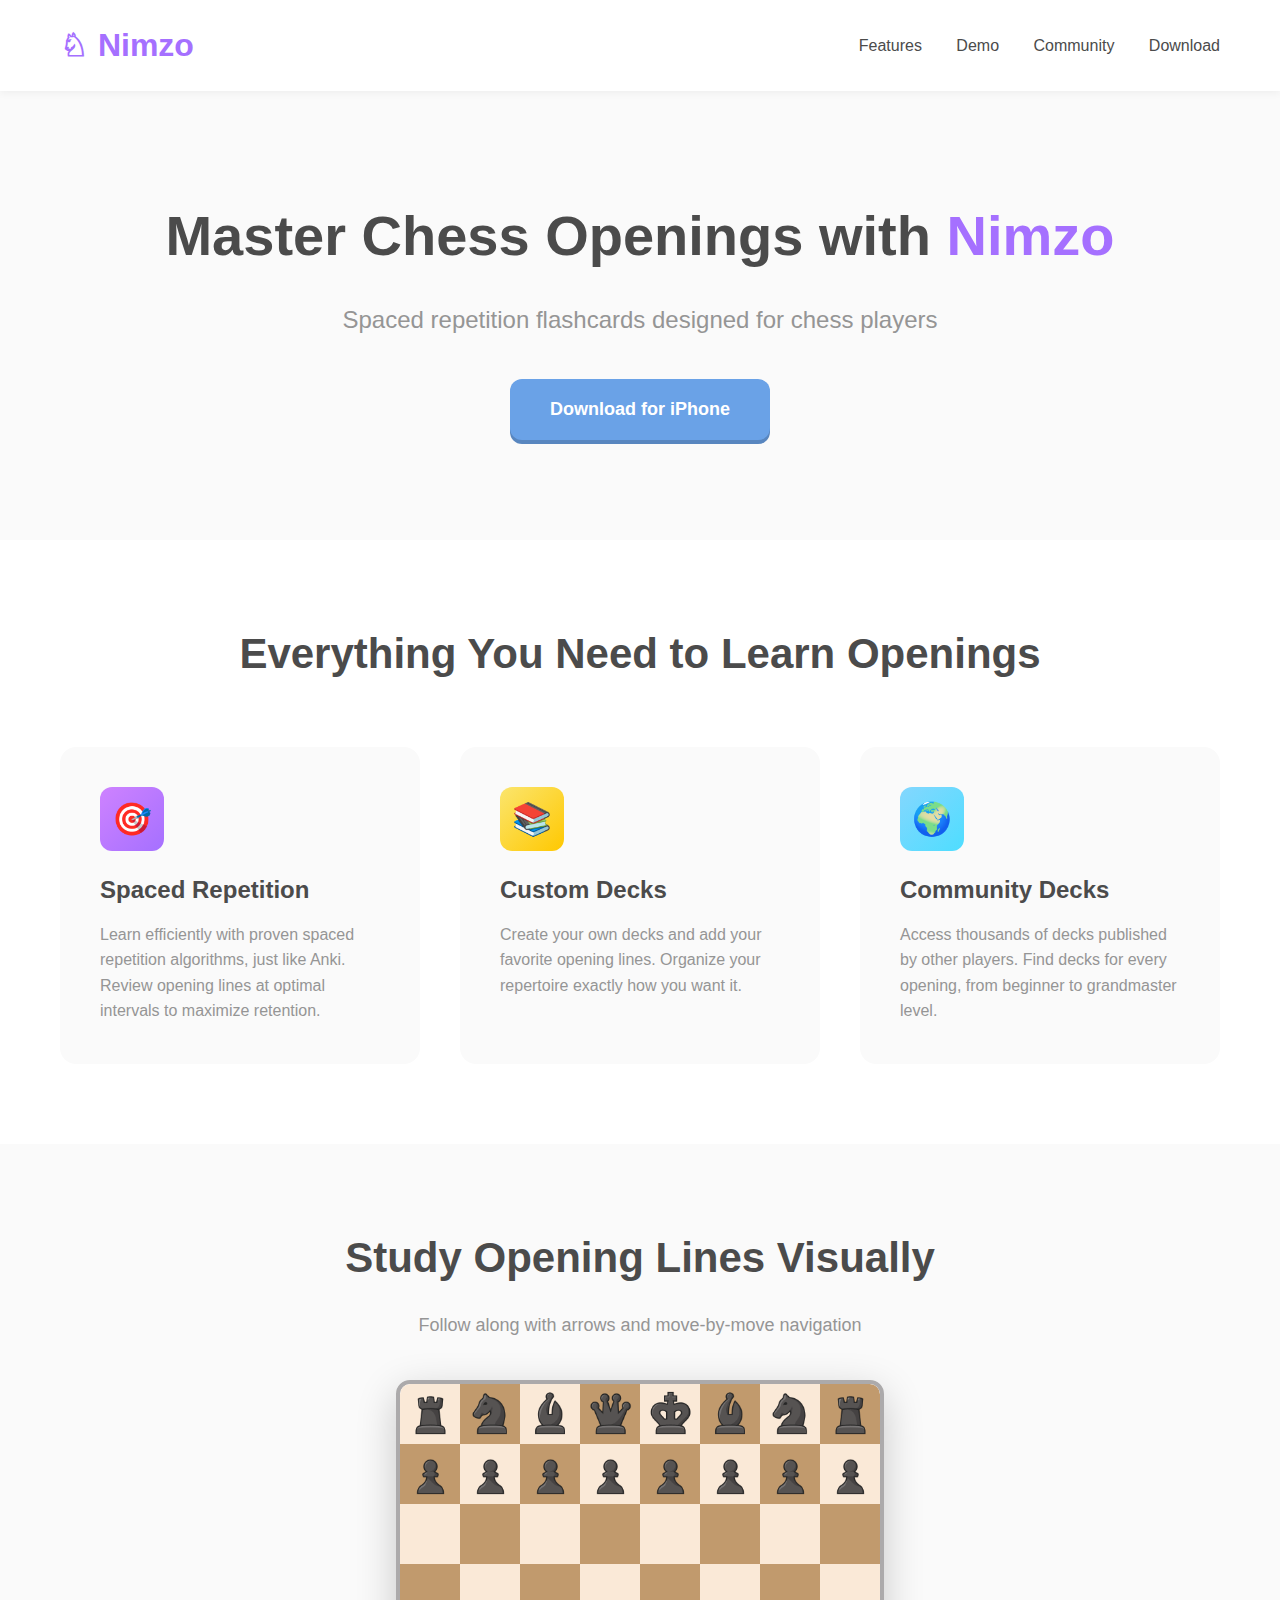
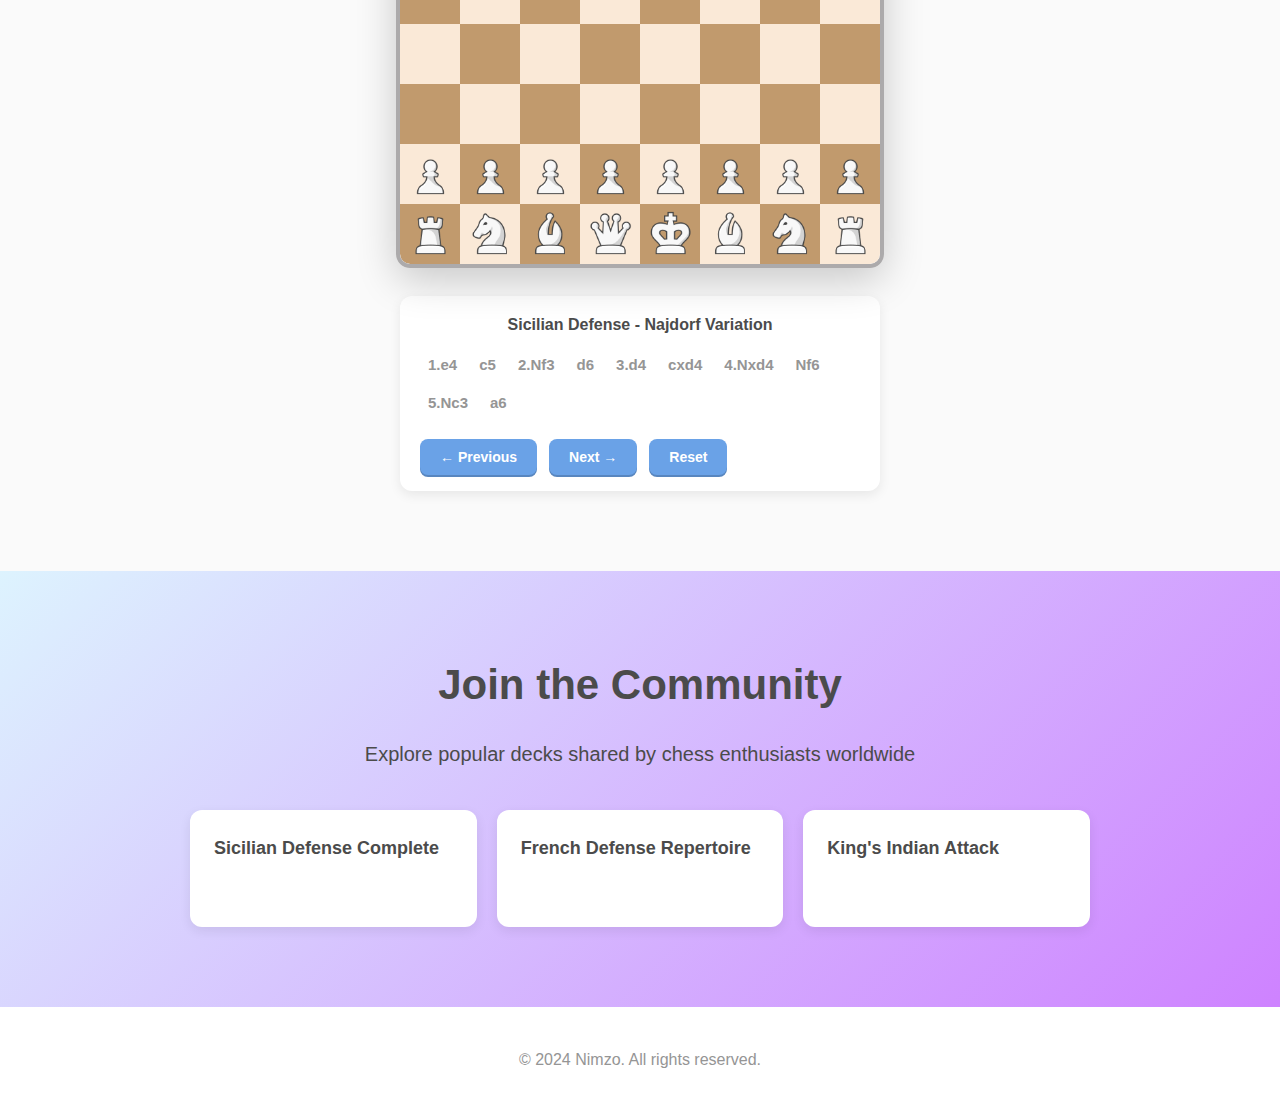
<file: html/index.html>
<!DOCTYPE html>
<html lang="en">
<head>
    <meta charset="UTF-8">
    <meta name="viewport" content="width=device-width, initial-scale=1.0">
    <title>Nimzo - Master Chess Openings</title>
    <style>
        :root {
            --background-color: hsl(0 0% 98%);
            --section-background-color: hsl(0 0% 100%);
            --dark-square-background-color: #c19a6d;
            --white-square-background-color: #fae9d7;
            --red: #ff4b4c;
            --dark-red: #cc3c3c;
            --super-light-red: #ffc8c9;
            --yellow: #ffc801;
            --light-yellow: #fbe56d;
            --brown: #aa572b;
            --light-brown: #cd7800;
            --super-light-blue: #ddf3fe;
            --blue: #84d7fe;
            --lila: #a570ff;
            --dark-lila: #995fff;
            --light-lila: #ae7cff;
            --super-light-lila: #ce82ff;
            --cyan: #4eddff;
            --drak-cyan: #37b7ff;
            --light-grey: #e5e5e5;
            --grey: #d2d2d2;
            --dark-grey: #acaaab;
            --super-dark-grey: #959595;
            --orange: #ff9500;
            --dark-orange: #c25800;
            --light-orange: #feb100;
            --headline-text-color: #4b4b4b;
            --button-blue: hsl(213, 72.28%, 66.09%);
            --button-shadow-blue: hsl(213, 44.8%, 54.71%);
            --green: hsl(130, 54.55%, 56%);
            --darkGreen: hsl(130, 42.86%, 45.5%);
            --lightGreen: hsl(130, 72.97%, 63%);
        }

        * {
            margin: 0;
            padding: 0;
            box-sizing: border-box;
        }

        body {
            font-family: -apple-system, BlinkMacSystemFont, 'Segoe UI', Roboto, Oxygen, Ubuntu, Cantarell, sans-serif;
            background-color: var(--background-color);
            color: var(--headline-text-color);
            line-height: 1.6;
        }

        .container {
            max-width: 1200px;
            margin: 0 auto;
            padding: 0 20px;
        }

        header {
            background-color: var(--section-background-color);
            padding: 20px 0;
            box-shadow: 0 2px 8px rgba(0, 0, 0, 0.05);
        }

        nav {
            display: flex;
            justify-content: space-between;
            align-items: center;
        }

        .logo {
            font-size: 32px;
            font-weight: bold;
            color: var(--lila);
        }

        .nav-links a {
            margin-left: 30px;
            text-decoration: none;
            color: var(--headline-text-color);
            font-weight: 500;
            transition: color 0.3s;
        }

        .nav-links a:hover {
            color: var(--lila);
        }

        .hero {
            padding: 100px 0;
            text-align: center;
        }

        .hero h1 {
            font-size: 56px;
            font-weight: 800;
            margin-bottom: 20px;
            color: var(--headline-text-color);
        }

        .hero .highlight {
            color: var(--lila);
        }

        .hero p {
            font-size: 24px;
            color: var(--super-dark-grey);
            margin-bottom: 40px;
        }

        .cta-button {
            display: inline-block;
            padding: 16px 40px;
            background: var(--button-blue);
            color: white;
            text-decoration: none;
            border-radius: 12px;
            font-size: 18px;
            font-weight: 600;
            box-shadow: 0 4px 0 var(--button-shadow-blue);
            transition: transform 0.2s, box-shadow 0.2s;
        }

        .cta-button:hover {
            transform: translateY(-2px);
            box-shadow: 0 6px 0 var(--button-shadow-blue);
        }

        .cta-button:active {
            transform: translateY(2px);
            box-shadow: 0 2px 0 var(--button-shadow-blue);
        }

        .features {
            padding: 80px 0;
            background-color: var(--section-background-color);
        }

        .features h2 {
            text-align: center;
            font-size: 42px;
            margin-bottom: 60px;
            color: var(--headline-text-color);
        }

        .feature-grid {
            display: grid;
            grid-template-columns: repeat(auto-fit, minmax(300px, 1fr));
            gap: 40px;
        }

        .feature-card {
            background: var(--background-color);
            padding: 40px;
            border-radius: 16px;
            transition: transform 0.3s, box-shadow 0.3s;
        }

        .feature-card:hover {
            transform: translateY(-8px);
            box-shadow: 0 12px 24px rgba(0, 0, 0, 0.1);
        }

        .feature-icon {
            width: 64px;
            height: 64px;
            border-radius: 12px;
            display: flex;
            align-items: center;
            justify-content: center;
            font-size: 32px;
            margin-bottom: 20px;
        }

        .feature-card:nth-child(1) .feature-icon {
            background: linear-gradient(135deg, var(--super-light-lila), var(--lila));
        }

        .feature-card:nth-child(2) .feature-icon {
            background: linear-gradient(135deg, var(--light-yellow), var(--yellow));
        }

        .feature-card:nth-child(3) .feature-icon {
            background: linear-gradient(135deg, var(--blue), var(--cyan));
        }

        .feature-card h3 {
            font-size: 24px;
            margin-bottom: 12px;
            color: var(--headline-text-color);
        }

        .feature-card p {
            color: var(--super-dark-grey);
            font-size: 16px;
        }

        .chessboard-demo {
            padding: 80px 0;
            text-align: center;
        }

        .chessboard-demo h2 {
            font-size: 42px;
            margin-bottom: 20px;
            color: var(--headline-text-color);
        }

        .chessboard-demo p {
            font-size: 18px;
            color: var(--super-dark-grey);
            margin-bottom: 40px;
        }

        .demo-container {
            display: flex;
            flex-direction: column;
            align-items: center;
            gap: 20px;
        }

        .board-wrapper {
            position: relative;
        }

        .board-container {
            display: inline-block;
            border: 4px solid var(--dark-grey);
            border-radius: 14px;
            overflow: hidden;
            box-shadow: 0 12px 40px rgba(0, 0, 0, 0.2);
            position: relative;
        }

        .chessboard {
            display: grid;
            grid-template-columns: repeat(8, 60px);
            grid-template-rows: repeat(8, 60px);
            position: relative;
        }

        .square {
            width: 60px;
            height: 60px;
            display: flex;
            align-items: center;
            justify-content: center;
            position: relative;
            transition: background-color 0.3s;
        }

        .piece-img {
            width: 85%;
            height: 85%;
            position: absolute;
            pointer-events: none;
            transition: transform 0.2s ease-out;
            z-index: 10;
        }

        .piece-img.animating {
            transition: transform 0.2s ease-out;
        }

        .square.light {
            background-color: var(--white-square-background-color);
        }

        .square.dark {
            background-color: var(--dark-square-background-color);
        }

        .square.light.last-move {
            background-color: #f0d89e;
        }

        .square.dark.last-move {
            background-color: #b5925e;
        }

        .square.row-1.col-0 {
            border-top-left-radius: 10px;
        }

        .square.row-1.col-7 {
            border-top-right-radius: 10px;
        }

        .square.row-8.col-0 {
            border-bottom-left-radius: 10px;
        }

        .square.row-8.col-7 {
            border-bottom-right-radius: 10px;
        }

        .arrow-layer {
            position: absolute;
            top: 0;
            left: 0;
            width: 100%;
            height: 100%;
            pointer-events: none;
            z-index: 100;
        }

        .move-log {
            background: var(--section-background-color);
            padding: 16px 20px;
            border-radius: 12px;
            box-shadow: 0 4px 12px rgba(0, 0, 0, 0.08);
            max-width: 480px;
            width: 100%;
        }

        .move-log-title {
            font-size: 16px;
            font-weight: 600;
            color: var(--headline-text-color);
            margin-bottom: 12px;
        }

        .moves-container {
            display: flex;
            flex-wrap: wrap;
            gap: 6px;
        }

        .move-item {
            padding: 4px 8px;
            cursor: pointer;
            border-radius: 6px;
            font-weight: 600;
            font-size: 15px;
            transition: background-color 0.2s;
        }

        .move-item:hover {
            background-color: var(--light-grey);
        }

        .move-item.active {
            color: #000;
        }

        .move-item.inactive {
            color: var(--super-dark-grey);
        }

        .controls {
            display: flex;
            gap: 12px;
            margin-top: 20px;
        }

        .control-button {
            padding: 10px 20px;
            background: var(--button-blue);
            color: white;
            border: none;
            border-radius: 8px;
            font-size: 14px;
            font-weight: 600;
            cursor: pointer;
            box-shadow: 0 2px 0 var(--button-shadow-blue);
            transition: transform 0.1s, box-shadow 0.1s;
        }

        .control-button:hover {
            transform: translateY(-1px);
            box-shadow: 0 3px 0 var(--button-shadow-blue);
        }

        .control-button:active {
            transform: translateY(1px);
            box-shadow: 0 1px 0 var(--button-shadow-blue);
        }

        .community {
            padding: 80px 0;
            background: linear-gradient(135deg, var(--super-light-blue), var(--super-light-lila));
        }

        .community h2 {
            text-align: center;
            font-size: 42px;
            margin-bottom: 20px;
            color: var(--headline-text-color);
        }

        .community p {
            text-align: center;
            font-size: 20px;
            color: var(--headline-text-color);
            margin-bottom: 40px;
        }

        .deck-examples {
            display: grid;
            grid-template-columns: repeat(auto-fit, minmax(250px, 1fr));
            gap: 20px;
            max-width: 900px;
            margin: 0 auto;
        }

        .deck-card {
            background: var(--section-background-color);
            padding: 24px;
            border-radius: 12px;
            box-shadow: 0 4px 12px rgba(0, 0, 0, 0.08);
        }

        .deck-card h4 {
            font-size: 18px;
            margin-bottom: 8px;
            color: var(--headline-text-color);
        }

        .deck-card .stats {
            color: var(--super-dark-grey);
            font-size: 14px;
        }

        footer {
            background-color: var(--section-background-color);
            padding: 40px 0;
            text-align: center;
            color: var(--super-dark-grey);
        }

            @media (max-width: 768px) {
            .hero h1 {
                font-size: 36px;
            }

            .hero p {
                font-size: 18px;
            }

            .chessboard {
                grid-template-columns: repeat(8, 45px);
                grid-template-rows: repeat(8, 45px);
            }

            .square {
                width: 45px;
                height: 45px;
            }

            .nav-links {
                display: none;
            }

            .move-log {
                max-width: 360px;
            }
        }

        @media (max-width: 480px) {
            .chessboard {
                grid-template-columns: repeat(8, 38px);
                grid-template-rows: repeat(8, 38px);
            }

            .square {
                width: 38px;
                height: 38px;
            }
        }
    </style>
</head>
<body>
    <header>
        <nav class="container">
            <div class="logo">♘ Nimzo</div>
            <div class="nav-links">
                <a href="#features">Features</a>
                <a href="#demo">Demo</a>
                <a href="#community">Community</a>
                <a href="#download">Download</a>
            </div>
        </nav>
    </header>

    <section class="hero">
        <div class="container">
            <h1>Master Chess Openings with <span class="highlight">Nimzo</span></h1>
            <p>Spaced repetition flashcards designed for chess players</p>
            <a href="#download" class="cta-button">Download for iPhone</a>
        </div>
    </section>

    <section class="features" id="features">
        <div class="container">
            <h2>Everything You Need to Learn Openings</h2>
            <div class="feature-grid">
                <div class="feature-card">
                    <div class="feature-icon">🎯</div>
                    <h3>Spaced Repetition</h3>
                    <p>Learn efficiently with proven spaced repetition algorithms, just like Anki. Review opening lines at optimal intervals to maximize retention.</p>
                </div>
                <div class="feature-card">
                    <div class="feature-icon">📚</div>
                    <h3>Custom Decks</h3>
                    <p>Create your own decks and add your favorite opening lines. Organize your repertoire exactly how you want it.</p>
                </div>
                <div class="feature-card">
                    <div class="feature-icon">🌍</div>
                    <h3>Community Decks</h3>
                    <p>Access thousands of decks published by other players. Find decks for every opening, from beginner to grandmaster level.</p>
                </div>
            </div>
        </div>
    </section>

    <section class="chessboard-demo" id="demo">
        <div class="container">
            <h2>Study Opening Lines Visually</h2>
            <p>Follow along with arrows and move-by-move navigation</p>
            <div class="demo-container">
                <div class="board-wrapper">
                    <div class="board-container">
                        <div class="chessboard" id="board"></div>
                        <svg class="arrow-layer" id="arrow-layer"></svg>
                    </div>
                </div>
                <div class="move-log">
                    <div class="move-log-title">Sicilian Defense - Najdorf Variation</div>
                    <div class="moves-container" id="moves-container"></div>
                    <div class="controls">
                        <button class="control-button" id="prev-btn">← Previous</button>
                        <button class="control-button" id="next-btn">Next →</button>
                        <button class="control-button" id="reset-btn">Reset</button>
                    </div>
                </div>
            </div>
        </div>
    </section>

    <section class="community" id="community">
        <div class="container">
            <h2>Join the Community</h2>
            <p>Explore popular decks shared by chess enthusiasts worldwide</p>
            <div class="deck-examples">
                <div class="deck-card">
                    <h4>Sicilian Defense Complete</h4>
                    <p class="stats"></p>
                </div>
                <div class="deck-card">
                    <h4>French Defense Repertoire</h4>
                    <p class="stats"></p>
                </div>
                <div class="deck-card">
                    <h4>King's Indian Attack</h4>
                    <p class="stats"></p>
                </div>
            </div>
        </div>
    </section>

    <footer>
        <div class="container">
            <p>&copy; 2024 Nimzo. All rights reserved.</p>
        </div>
    </footer>

    <script>
        // Chess piece images (Wikipedia SVG pieces)
        const pieceImages = {
            'wK': './assets/wk.png',
            'wQ': './assets/wq.png',
            'wR': './assets/wr.png',
            'wB': './assets/wb.png',
            'wN': './assets/wn.png',
            'wP': './assets/wp.png',
            'bK': './assets/bk.png',
            'bQ': './assets/bq.png',
            'bR': './assets/br.png',
            'bB': './assets/bb.png',
            'bN': './assets/bn.png',
            'bP': './assets/bp.png'
        };

        // Starting position
        const startingPosition = [
            ['bR', 'bN', 'bB', 'bQ', 'bK', 'bB', 'bN', 'bR'],
            ['bP', 'bP', 'bP', 'bP', 'bP', 'bP', 'bP', 'bP'],
            ['', '', '', '', '', '', '', ''],
            ['', '', '', '', '', '', '', ''],
            ['', '', '', '', '', '', '', ''],
            ['', '', '', '', '', '', '', ''],
            ['wP', 'wP', 'wP', 'wP', 'wP', 'wP', 'wP', 'wP'],
            ['wR', 'wN', 'wB', 'wQ', 'wK', 'wB', 'wN', 'wR']
        ];

        // Sample opening line (Sicilian Najdorf)
        const openingLine = [
            { from: [6, 4], to: [4, 4], san: 'e4' },      // e2-e4
            { from: [1, 2], to: [3, 2], san: 'c5' },      // c7-c5
            { from: [7, 6], to: [5, 5], san: 'Nf3' },     // Ng1-f3
            { from: [1, 3], to: [3, 3], san: 'd6' },      // d7-d6
            { from: [6, 3], to: [4, 3], san: 'd4' },      // d2-d4
            { from: [3, 2], to: [4, 3], san: 'cxd4' },    // c5xd4
            { from: [5, 5], to: [4, 3], san: 'Nxd4' },    // Nf3xd4
            { from: [0, 6], to: [2, 5], san: 'Nf6' },     // Ng8-f6
            { from: [7, 1], to: [5, 2], san: 'Nc3' },     // Nb1-c3
            { from: [1, 0], to: [3, 0], san: 'a6' }       // a7-a6
        ];

        let currentPosition = 0;
        let boardState = JSON.parse(JSON.stringify(startingPosition));

        function createBoard() {
            const board = document.getElementById('board');
            board.innerHTML = '';
            
            for (let row = 0; row < 8; row++) {
                for (let col = 0; col < 8; col++) {
                    const square = document.createElement('div');
                    square.className = 'square';
                    square.classList.add((row + col) % 2 === 0 ? 'light' : 'dark');
                    square.classList.add(`row-${row + 1}`);
                    square.classList.add(`col-${col}`);
                    square.dataset.row = row;
                    square.dataset.col = col;
                    
                    const piece = boardState[row][col];
                    if (piece) {
                        const img = document.createElement('img');
                        img.src = pieceImages[piece];
                        img.className = 'piece-img';
                        img.alt = piece;
                        square.appendChild(img);
                    }
                    
                    board.appendChild(square);
                }
            }
        }

        function highlightLastMove() {
            document.querySelectorAll('.square').forEach(sq => {
                sq.classList.remove('last-move');
            });
            
            if (currentPosition > 0) {
                const lastMove = openingLine[currentPosition - 1];
                const fromSquare = document.querySelector(`[data-row="${lastMove.from[0]}"][data-col="${lastMove.from[1]}"]`);
                const toSquare = document.querySelector(`[data-row="${lastMove.to[0]}"][data-col="${lastMove.to[1]}"]`);
                
                if (fromSquare) fromSquare.classList.add('last-move');
                if (toSquare) toSquare.classList.add('last-move');
            }
        }

        function drawArrow() {
            const svg = document.getElementById('arrow-layer');
            svg.innerHTML = '';
            
            if (currentPosition > 0) {
                const move = openingLine[currentPosition - 1];
                const fieldSize = 60;
                
                let [startRow, startCol] = move.from;
                let [endRow, endCol] = move.to;
                
                let startX = startCol * fieldSize + fieldSize / 2;
                let startY = startRow * fieldSize + fieldSize / 2;
                let endX = endCol * fieldSize + fieldSize / 2;
                let endY = endRow * fieldSize + fieldSize / 2;
                
                // Arrow path
                const defs = document.createElementNS('http://www.w3.org/2000/svg', 'defs');
                const marker = document.createElementNS('http://www.w3.org/2000/svg', 'marker');
                marker.setAttribute('id', 'arrowhead');
                marker.setAttribute('markerWidth', '10');
                marker.setAttribute('markerHeight', '10');
                marker.setAttribute('refX', '5');
                marker.setAttribute('refY', '5');
                marker.setAttribute('orient', 'auto');
                
                const polygon = document.createElementNS('http://www.w3.org/2000/svg', 'polygon');
                polygon.setAttribute('points', '0,0 10,5 0,10');
                polygon.setAttribute('fill', 'hsl(213, 72.28%, 66.09%)');
                polygon.setAttribute('opacity', '0.6');
                
                marker.appendChild(polygon);
                defs.appendChild(marker);
                svg.appendChild(defs);
                
                const path = document.createElementNS('http://www.w3.org/2000/svg', 'path');
                path.setAttribute('d', `M ${startX} ${startY} L ${endX} ${endY}`);
                path.setAttribute('stroke', 'hsl(213, 72.28%, 66.09%)');
                path.setAttribute('stroke-width', '4');
                path.setAttribute('fill', 'none');
                path.setAttribute('opacity', '0.6');
                path.setAttribute('marker-end', 'url(#arrowhead)');
                
                svg.appendChild(path);
            }
        }

        function updateMoveLog() {
            const container = document.getElementById('moves-container');
            container.innerHTML = '';
            
            openingLine.forEach((move, index) => {
                const moveItem = document.createElement('div');
                moveItem.className = 'move-item';
                moveItem.classList.add(index === currentPosition - 1 ? 'active' : 'inactive');
                
                const moveNumber = Math.floor(index / 2) + 1;
                const isWhiteMove = index % 2 === 0;
                const text = isWhiteMove ? `${moveNumber}.${move.san}` : move.san;
                
                moveItem.textContent = text;
                moveItem.onclick = () => goToPosition(index + 1);
                
                container.appendChild(moveItem);
            });
        }

        function goToPosition(position) {
            boardState = JSON.parse(JSON.stringify(startingPosition));
            
            for (let i = 0; i < position; i++) {
                const move = openingLine[i];
                const piece = boardState[move.from[0]][move.from[1]];
                boardState[move.from[0]][move.from[1]] = '';
                boardState[move.to[0]][move.to[1]] = piece;
            }
            
            currentPosition = position;
            
            // Animate the piece movement
            if (position > 0 && position <= openingLine.length) {
                const move = openingLine[position - 1];
                const fromSquare = document.querySelector(`[data-row="${move.from[0]}"][data-col="${move.from[1]}"]`);
                const toSquare = document.querySelector(`[data-row="${move.to[0]}"][data-col="${move.to[1]}"]`);
                
                if (fromSquare && toSquare) {
                    const pieceImg = fromSquare.querySelector('.piece-img');
                    if (pieceImg) {
                        const fromRect = fromSquare.getBoundingClientRect();
                        const toRect = toSquare.getBoundingClientRect();
                        const deltaX = toRect.left - fromRect.left;
                        const deltaY = toRect.top - fromRect.top;
                        
                        pieceImg.style.transform = `translate(${deltaX}px, ${deltaY}px)`;
                        pieceImg.classList.add('animating');
                        
                        setTimeout(() => {
                            createBoard();
                            highlightLastMove();
                            drawArrow();
                        }, 200);
                    } else {
                        createBoard();
                        highlightLastMove();
                        drawArrow();
                    }
                } else {
                    createBoard();
                    highlightLastMove();
                    drawArrow();
                }
            } else {
                createBoard();
                highlightLastMove();
                drawArrow();
            }
            
            updateMoveLog();
        }

        function nextMove() {
            if (currentPosition < openingLine.length) {
                goToPosition(currentPosition + 1);
            }
        }

        function prevMove() {
            if (currentPosition > 0) {
                goToPosition(currentPosition - 1);
            }
        }

        function reset() {
            goToPosition(0);
        }

        // Event listeners
        document.getElementById('next-btn').addEventListener('click', nextMove);
        document.getElementById('prev-btn').addEventListener('click', prevMove);
        document.getElementById('reset-btn').addEventListener('click', reset);

        // Keyboard controls
        document.addEventListener('keydown', (e) => {
            if (e.key === 'ArrowRight') nextMove();
            if (e.key === 'ArrowLeft') prevMove();
            if (e.key === 'Home') reset();
        });

        // Initialize
        createBoard();
        updateMoveLog();

        // Auto-play demo
        let autoPlayInterval;
        function startAutoPlay() {
            autoPlayInterval = setInterval(() => {
                if (currentPosition < openingLine.length) {
                    nextMove();
                } else {
                    setTimeout(() => {
                        reset();
                    }, 2000);
                }
            }, 1500);
        }

        // Start auto-play when section comes into view
        const observer = new IntersectionObserver((entries) => {
            entries.forEach(entry => {
                if (entry.isIntersecting) {
                    startAutoPlay();
                } else {
                    clearInterval(autoPlayInterval);
                }
            });
        }, { threshold: 0.5 });

        observer.observe(document.querySelector('.chessboard-demo'));
    </script>
</body>
</html>
</file>
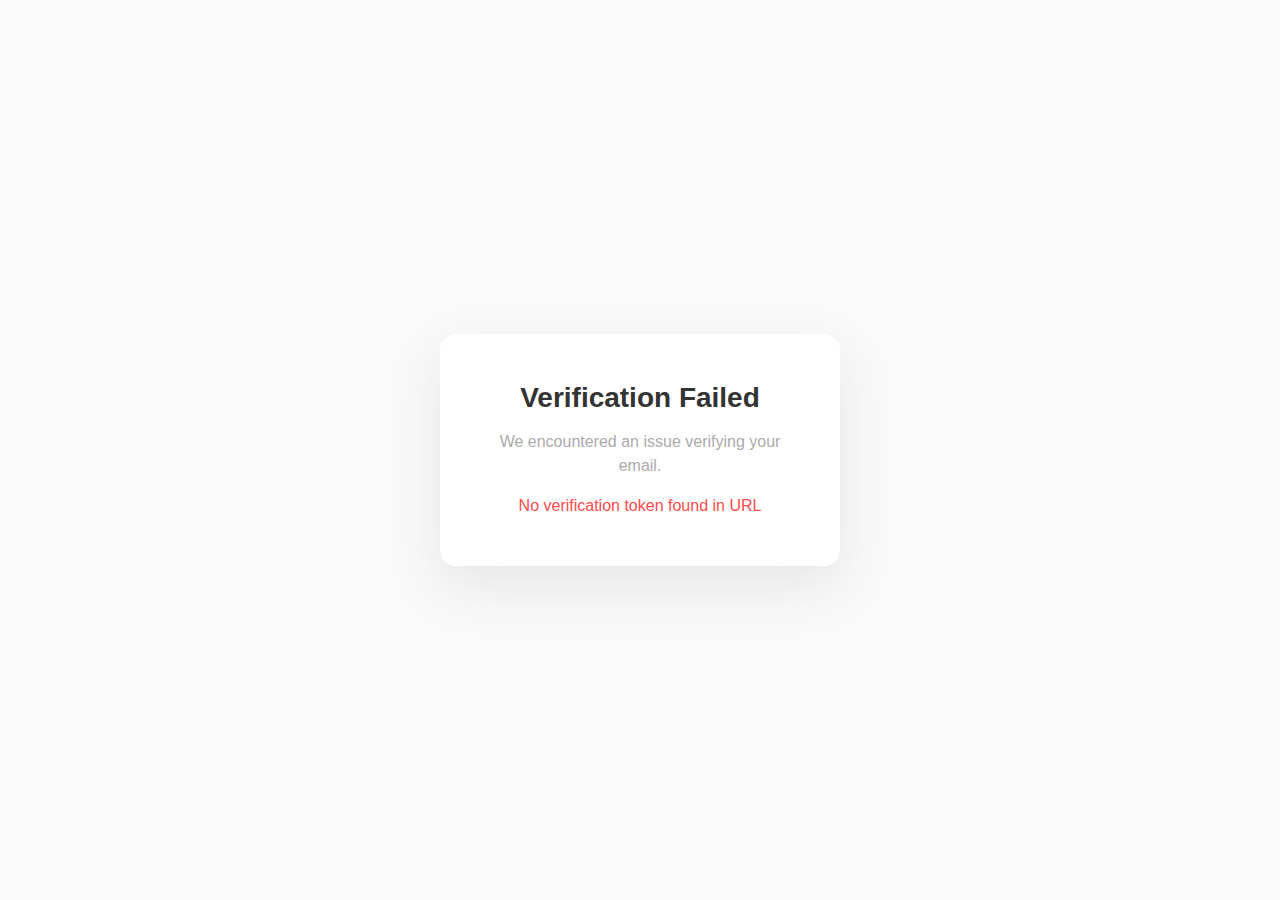
<file: html/verify.html>
<!DOCTYPE html>
<html lang="en">
<head>
    <meta charset="UTF-8">
    <meta name="viewport" content="width=device-width, initial-scale=1.0">
    <title>Verify Email</title>
    <style>
        :root {
            --background-color: hsl(0 0% 98%);
            --section-background-color: hsl(0 0% 100%);

            --dark-square-background-color: #c19a6d;
            --white-square-background-color:  #fae9d7;


            --red: #ff4b4c;
            --dark-red: #cc3c3c;
            --super-light-red: #ffc8c9;
            --yellow: #ffc801;
            --light-yellow: #fbe56d;
            --brown: #aa572b;
            --light-brown: #cd7800;
            --super-light-blue: #ddf3fe;
            --blue: #84d7fe;
            --lila: #a570ff;
            --dark-lila: #995fff;
            --light-lila: #ae7cff;
            --super-light-lila: #ce82ff;
            --cyan: #4eddff;
            --drak-cyan: #37b7ff;
            --light-grey: #e5e5e5;
            --grey: #d2d2d2;
            --dark-grey: #acaaab;
            --super-dark-grey: #959595;

            /* Quests */
            --orange: #ff9500;
            --dark-orange: #c25800;
            --light-orange: #feb100;
            --headline-text-color: #4b4b4b;

            --button-blue: hsl(213, 72.28%, 66.09%);
            --button-shadow-blue: hsl(213, 44.8%, 54.71%);

            --green: hsl(130, 54.55%, 56%);
            --darkGreen: hsl(130, 42.86%, 45.5%);
            --lightGreen: hsl(130, 72.97%, 63%);
        }
        * {
            margin: 0;
            padding: 0;
            box-sizing: border-box;
        }

        body {
            font-family: -apple-system, BlinkMacSystemFont, 'Segoe UI', Roboto, Oxygen, Ubuntu, Cantarell, sans-serif;
            background-color: var(--background-color);
            min-height: 100vh;
            display: flex;
            align-items: center;
            justify-content: center;
        }

        .container {
            background-color: var(--section-background-color);
            padding: 3rem;
            border-radius: 16px;
            box-shadow: 0 20px 60px var(--light-grey);
            text-align: center;
            max-width: 400px;
            width: 90%;
        }

        .loader {
            width: 60px;
            height: 60px;
            border: 5px solid var(--grey);
            border-top: 5px solid var(--button-blue);
            border-radius: 50%;
            animation: spin 1s linear infinite;
            margin: 0 auto 2rem;
        }

        @keyframes spin {
            0% { transform: rotate(0deg); }
            100% { transform: rotate(360deg); }
        }

        h1 {
            color: #333;
            font-size: 1.75rem;
            margin-bottom: 1rem;
        }

        p {
            color: var(--dark-grey);
            font-size: 1rem;
            line-height: 1.5;
        }

        .error {
            color: var(--red);
            margin-top: 1rem;
            font-weight: 500;
        }

        .icon {
            font-size: 4rem;
            margin-bottom: 1rem;
        }
    </style>
</head>
<body>
    <div class="container">
        <div class="loader"></div>
        <h1>Verifying Your Email</h1>
        <p>Please wait while we verify your email address...</p>
        <p class="error" id="error" style="display: none;"></p>
    </div>

    <script>
        async function verifyEmail() {
            // Get token from URL
            const urlParams = new URLSearchParams(window.location.search);
            const token = urlParams.get('token');

            if (!token) {
                showError('No verification token found in URL');
                return;
            }

            try {
                const response = await fetch('http://localhost:8080/verify', {
                    method: 'POST',
                    headers: {
                        'Content-Type': 'application/json',
                    },
                    body: JSON.stringify({ token: token })
                });

                if (response.status === 200) {
                    // Store success message in sessionStorage
                    sessionStorage.setItem('emailVerified', 'true');
                    // Redirect to index.html
                    window.location.href = 'index.html';
                } else {
                    const errorData = await response.json().catch(() => ({}));
                    showError(errorData.message || `Verification failed with status ${response.status}`);
                }
            } catch (error) {
                showError('Unable to connect to verification server. Please try again later.');
                console.error('Verification error:', error);
            }
        }

        function showError(message) {
            document.querySelector('.loader').style.display = 'none';
            document.querySelector('h1').textContent = 'Verification Failed';
            document.querySelector('p').textContent = 'We encountered an issue verifying your email.';
            const errorEl = document.getElementById('error');
            errorEl.textContent = message;
            errorEl.style.display = 'block';
        }

        // Start verification when page loads
        verifyEmail();
    </script>
</body>
</html>
</file>
